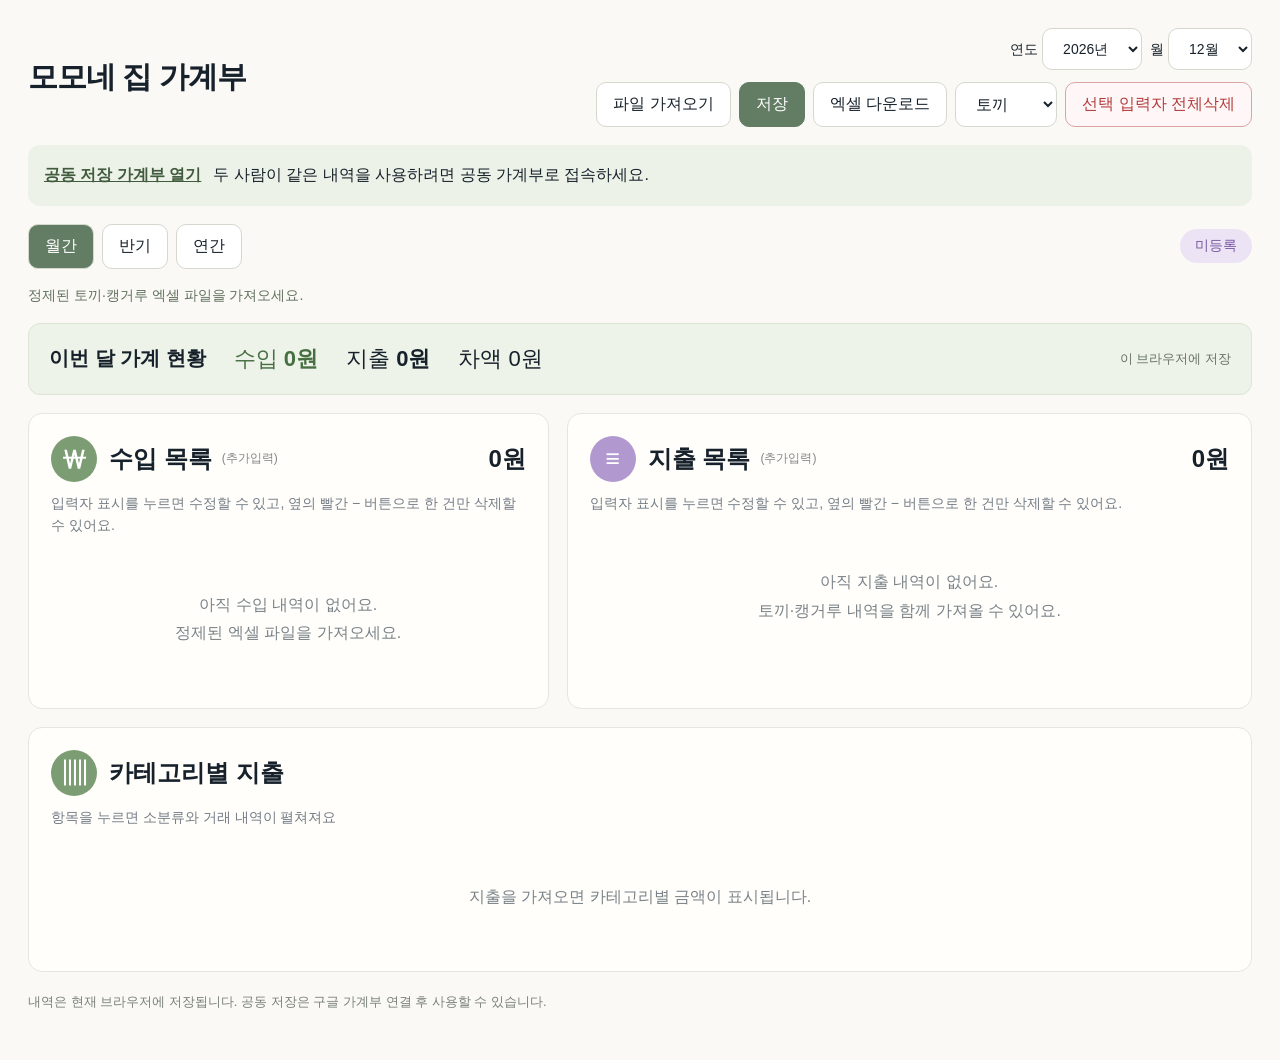
<file: index.html>
<!doctype html>
<html lang="ko"><head><meta charset="utf-8"><meta name="viewport" content="width=device-width,initial-scale=1"><title>모모네 집 가계부</title><link rel="stylesheet" href="style.css"><script defer src="vendor/xlsx.full.min.js"></script><script defer src="app.js"></script></head>
<body><main>
<header><div class="brand"><h1>모모네 집 가계부</h1></div><div class="toolbar"><div class="period"><label>연도 <select id="year"></select></label><label>월 <select id="month"></select></label></div><div class="actions"><button id="import">파일 가져오기</button><button id="save" class="primary">저장</button><button id="export">엑셀 다운로드</button><select id="deleteOwner" aria-label="전체 삭제할 입력자"><option value="토끼">토끼</option><option value="캥거루">캥거루</option></select><button id="deleteOwnerAll" class="danger-outline">선택 입력자 전체삭제</button></div></div></header>
<div style="margin-top:18px;padding:16px;background:#edf2e8;border-radius:12px;line-height:1.8"><a href="https://script.google.com/macros/s/AKfycbz5YzkvmMvAzPvbV-YOwo0FLwXb7m3hsymJ8yCqXvCS71XnRXiC8ZnzNHFR4dZeDioZYQ/exec" target="_blank" rel="noopener" style="font-weight:bold;color:#405b3d">공동 저장 가계부 열기</a><span style="margin-left:12px">두 사람이 같은 내역을 사용하려면 공동 가계부로 접속하세요.</span></div>
<nav class="views"><button data-view="month" class="active">월간</button><button data-view="half">반기</button><button data-view="year">연간</button><select id="half"><option value="1">상반기 · 1~6월</option><option value="2">하반기 · 7~12월</option></select><span id="monthStatus"></span><button id="reopen" hidden>확정 해제</button></nav>
<div id="notice" role="status">정제된 토끼·캥거루 엑셀 파일을 가져오세요.</div>
<section class="summary"><strong>이번 달 가계 현황</strong><span>수입 <b id="incomeTotal">0원</b></span><span>지출 <b id="expenseTotal">0원</b></span><small id="savedState">이 브라우저에 저장</small></section>
<div class="lists"><section class="panel"><div class="panel-title"><div class="panel-heading"><h2><span class="circle green">₩</span>수입 목록</h2><button type="button" class="add-entry" data-add="수입" aria-label="수입 추가입력">(추가입력)</button></div><strong id="incomePanelTotal">0원</strong></div><p class="hint">입력자 표시를 누르면 수정할 수 있고, 옆의 빨간 − 버튼으로 한 건만 삭제할 수 있어요.</p><div id="incomeList"></div></section><section class="panel"><div class="panel-title"><div class="panel-heading"><h2><span class="circle purple">≡</span>지출 목록</h2><button type="button" class="add-entry" data-add="지출" aria-label="지출 추가입력">(추가입력)</button></div><strong id="expensePanelTotal">0원</strong></div><p class="hint">입력자 표시를 누르면 수정할 수 있고, 옆의 빨간 − 버튼으로 한 건만 삭제할 수 있어요.</p><div id="expenseList"></div></section></div>
<section class="panel" id="periodAnalysis" hidden></section>
<section class="panel analysis"><h2><span class="circle green">▥</span>카테고리별 지출</h2><p class="hint">항목을 누르면 소분류와 거래 내역이 펼쳐져요</p><div id="chart"></div><div id="detail"></div></section>
<footer id="storageFooter">내역은 현재 브라우저에 저장됩니다. 공동 저장은 구글 가계부 연결 후 사용할 수 있습니다. <a id="sharedLink" hidden>공동 가계부 열기</a></footer>
</main><input hidden type="file" id="files" accept=".xlsx,.xls" multiple><input hidden type="file" id="backupFile" accept=".json"><button id="backup" hidden></button><button id="restore" hidden></button>
<dialog id="importDialog"><form id="importForm"><h2>파일 가져오기</h2><p class="hint">파일명에서 월과 입력자를 찾았어요. 연도와 내용을 확인하세요.</p><div id="importFields"></div><p class="hint">같은 연월·입력자의 기존 내역은 새 파일로 교체됩니다.</p><div class="dialog-actions"><button type="button" data-close="importDialog">취소</button><button class="primary" type="submit">가져오기</button></div></form></dialog>
<dialog id="editDialog"><form id="editForm"><h2>내역 수정</h2><label>입력자<select name="owner"><option>토끼</option><option>캥거루</option></select></label><label>구분<select name="type"><option>수입</option><option>지출</option></select></label><label>날짜<input name="date" type="date" required></label><div class="field-pair"><label>대분류<select name="category" required><option value="">대분류 선택</option></select></label><label>소분류<select name="subcategory"><option value="">대분류를 먼저 선택</option></select></label></div><label>내용<input name="description" required></label><label>금액<input name="amount" type="number" step="1" required></label><label>결제수단<input name="payment"></label><label>메모<textarea name="memo" rows="3"></textarea></label><div class="dialog-actions"><button type="button" data-close="editDialog">취소</button><button type="submit" class="primary">수정 저장</button></div></form></dialog>
<script defer src="ledger-state.js"></script><script defer src="categories.js"></script><script defer src="delete-controls.js"></script><script defer src="analysis.js"></script></body></html>
</file>
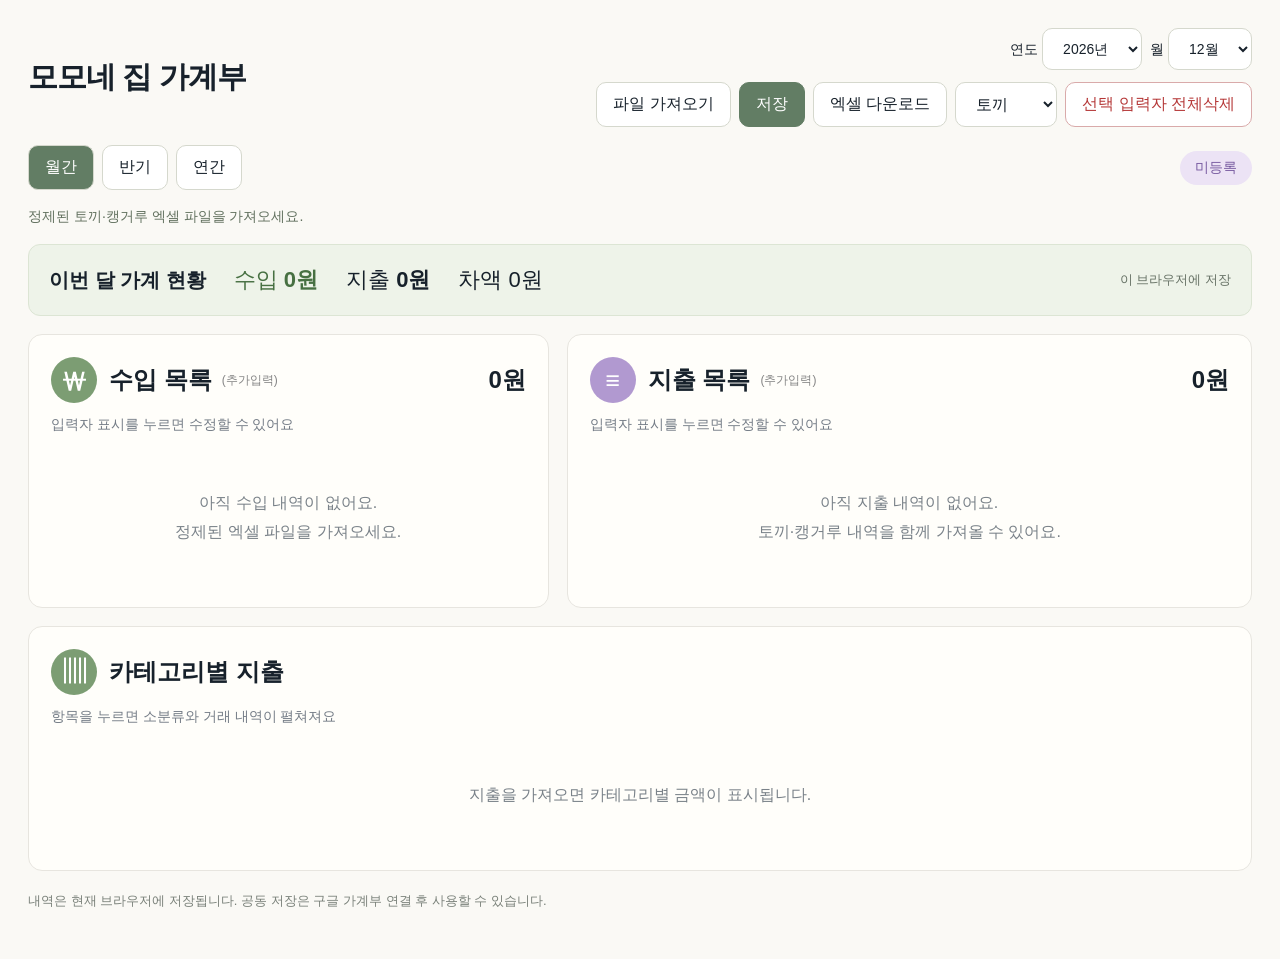
<file: Index.html>
<!doctype html>
<html lang="ko"><head><meta charset="utf-8"><meta name="viewport" content="width=device-width,initial-scale=1"><title>모모네 집 가계부</title><style>:root{font-family:Arial,'Malgun Gothic',sans-serif;color:#17212b;background:#faf9f5;font-size:16px;--green:#547457;--purple:#8b6bb7;--line:#e7e5df}*{box-sizing:border-box}body{margin:0}main{max-width:1320px;margin:auto;padding:28px}header{display:flex;justify-content:space-between;align-items:center;gap:24px;margin-bottom:14px}.brand{display:flex;align-items:center;gap:18px}.mascots{font-size:54px;white-space:nowrap}h1{font-size:30px;margin:0;letter-spacing:-1px}h2{font-size:24px;margin:0;display:flex;align-items:center;gap:12px}.toolbar{display:grid;gap:12px}.period,.actions{display:flex;gap:8px;flex-wrap:wrap}.period{justify-content:flex-end}button,select,input,textarea{font:inherit}button,select{border:1px solid #d5d8cd;border-radius:10px;background:#fff;padding:11px 16px;color:inherit}button{cursor:pointer}button:hover{background:#f0f2eb}button:focus-visible,select:focus-visible,input:focus-visible,textarea:focus-visible{outline:3px solid #7a9878;outline-offset:2px}.primary{background:#627d64;color:white;border-color:#627d64}.primary:hover{background:#506b53}label{font-size:14px}#notice{font-size:14px;color:#62715f;min-height:26px;margin:10px 0}.summary{background:#eef3e9;border:1px solid #dce5d4;border-radius:12px;padding:20px;display:flex;align-items:center;gap:28px;flex-wrap:wrap;margin-bottom:18px}.summary strong{font-size:20px}.summary span{font-size:22px}.summary span:first-of-type{color:#477042}.summary small{margin-left:auto;color:#677266;font-size:13px}.lists{display:grid;grid-template-columns:0.95fr 1.25fr;gap:18px;margin-bottom:18px}.panel{background:#fffefa;border:1px solid var(--line);border-radius:14px;padding:22px}.panel-title{display:flex;justify-content:space-between;align-items:center;gap:14px}.panel-title>strong{font-size:24px;white-space:nowrap}.circle{display:inline-flex;border-radius:50%;width:46px;height:46px;align-items:center;justify-content:center;color:#fff;font-size:25px;flex-shrink:0}.green{background:#7c9d73}.purple{background:#b199d0}.hint{font-size:14px;color:#747c86;margin:10px 0 16px;line-height:1.6}.table-wrap{overflow:auto}table{width:100%;border-collapse:collapse;font-size:14px}th{color:#707987;font-weight:normal;text-align:left;padding:12px 8px;border-bottom:1px solid var(--line)}td{padding:16px 8px;border-bottom:1px solid var(--line);vertical-align:middle}td:first-child{white-space:nowrap}.money{text-align:right;white-space:nowrap;font-variant-numeric:tabular-nums}.owner-cell{text-align:right;width:82px}.owner{border:0;padding:7px 12px;font-size:14px;white-space:nowrap}.owner.rabbit{color:#7954ae;background:#ece2f6}.owner.kangaroo{color:#405b3d;background:#e1ead9}.description{display:block;color:#69717b;margin-top:5px;overflow-wrap:anywhere}.memo{display:block;font-size:13px;line-height:1.6;color:#647566;margin-top:5px;overflow-wrap:anywhere}.group{background:#eef3e8;padding:13px;border-radius:9px;display:flex;justify-content:space-between;gap:12px;margin:16px 0 4px;font-weight:bold}.empty{padding:38px 15px;text-align:center;color:#7a8289;line-height:1.8}.more{width:100%;margin-top:15px;background:#f3f2ee;border:0}.analysis{margin-top:18px}.bar-row{width:100%;display:grid;grid-template-columns:140px 1fr 160px;gap:16px;align-items:center;border:0;border-bottom:1px solid var(--line);border-radius:0;background:transparent;padding:17px 10px;text-align:left}.bar-row.selected{background:#edf3e7;border-radius:9px}.track{height:23px;background:#f4f3ef;border-radius:6px;overflow:hidden}.bar{display:block;height:100%;border-radius:6px}.bar-row .value{text-align:right;font-variant-numeric:tabular-nums}.detail-title{margin-top:22px;background:#edf3e7;border-radius:10px;padding:16px;display:flex;justify-content:space-between;align-items:center;gap:16px;flex-wrap:wrap}.chips{display:flex;gap:8px;flex-wrap:wrap}.chips button{font-size:14px;padding:8px 12px;border-radius:22px}.chips .active{background:#dce8d0;border-color:#82a276}footer{color:#798079;font-size:13px;line-height:1.8;margin:18px 0}dialog{border:1px solid var(--line);border-radius:16px;padding:26px;max-width:560px;width:calc(100% - 32px);max-height:90vh;overflow:auto;box-shadow:0 15px 70px #0002}dialog::backdrop{background:#1f29285c}dialog h2{margin-bottom:18px}dialog label{display:block;margin:12px 0}dialog input,dialog select,dialog textarea{width:100%;padding:10px;border:1px solid #cfd6ca;border-radius:8px;margin-top:6px;background:white}.field-pair{display:grid;grid-template-columns:1fr 1fr;gap:12px}.dialog-actions{display:flex;justify-content:flex-end;gap:10px;margin-top:22px}.import-item{border-bottom:1px solid var(--line);padding-bottom:12px;overflow-wrap:anywhere}button:disabled{opacity:.5;cursor:wait}@media(max-width:1000px){header{align-items:flex-start;flex-direction:column}.period{justify-content:flex-start}.toolbar{width:100%}.lists{grid-template-columns:1fr}.brand h1{font-size:27px}.summary small{margin-left:0}}@media(max-width:600px){main{padding:14px}.mascots{font-size:35px}.brand{gap:10px}h1,.brand h1{font-size:24px}.panel{padding:14px}h2{font-size:20px}.panel-title>strong{font-size:19px}.circle{width:36px;height:36px;font-size:22px}.summary{gap:12px;padding:14px}.summary strong{width:100%}.summary span{font-size:18px}button{padding:10px 12px}.bar-row{grid-template-columns:95px 1fr 112px;gap:8px;font-size:13px;padding:15px 4px}td,th{padding:13px 5px}table{font-size:13px}.owner{padding:7px 8px;font-size:13px}.owner-cell{width:65px}.field-pair{grid-template-columns:1fr}.summary small{width:100%}}
:root [hidden]{display:none!important}.views{display:flex;align-items:center;gap:8px;flex-wrap:wrap;margin:18px 0}.views .active{background:#627d64;color:#fff}.views #monthStatus{margin-left:auto;background:#ece3f5;color:#775aa0;border-radius:20px;padding:8px 15px;font-size:14px}.trend{position:relative;width:100%;min-width:0}.trend svg{display:block;width:100%;height:auto}.trend-hit{position:absolute;inset:0 4% 7% 7%;display:flex}.trend-hit button{flex:1;min-width:0;opacity:0;border:0;padding:0}.trend-hit button:focus-visible{opacity:.12;background:#9bb593}.trend-info{padding:14px;background:#edf2e8;border-radius:10px;line-height:1.8;margin-bottom:28px}.legend-income{color:#547457}.legend-expense{color:#9478af}.pie-heading{margin-top:28px}.pie-layout{display:grid;grid-template-columns:300px 1fr;gap:35px;align-items:center;margin-top:22px}.donut{width:280px;height:280px;border-radius:50%;position:relative}.donut>span{position:absolute;inset:25%;border-radius:50%;background:#fffefa;display:flex;align-items:center;justify-content:center;flex-direction:column;font-size:18px;font-weight:bold;z-index:2;pointer-events:none}.donut small{font-size:13px;font-weight:normal;margin-top:8px;color:#777}.pie-targets{position:absolute;inset:0;width:100%;height:100%}.pie-targets path{cursor:pointer}.pie-targets path:hover{fill:#fff4}.pie-legend button{display:grid;grid-template-columns:14px 1fr auto;gap:12px;align-items:center;width:100%;text-align:left;border:0;border-bottom:1px solid var(--line);border-radius:0;background:transparent;padding:13px 8px;font-size:14px}.pie-legend i{width:12px;height:12px;border-radius:3px}.pie-legend button:hover{background:#f0f4eb}@media(max-width:600px){.pie-layout{grid-template-columns:1fr;gap:18px}.donut{margin:auto;width:230px;height:230px}.trend-info{font-size:14px}.views #monthStatus{margin-left:0}.summary #difference{font-size:16px}}
.owner-actions{display:inline-flex;align-items:center;gap:7px}.delete-one{display:inline-flex;align-items:center;justify-content:center;width:24px;height:24px;padding:0;border:0;border-radius:50%;background:#c74444;color:white;font-size:20px;line-height:1;flex-shrink:0}.delete-one:hover{background:#a82f2f}.danger-outline{color:#b53838;border-color:#d9aaaa}.owner-cell{width:120px}
.expense-summary-toggle{display:flex;align-items:center;gap:7px;flex-wrap:wrap;border:0;background:transparent;padding:0;border-radius:4px;color:inherit;text-align:left}.expense-summary-toggle:hover{background:#f2f3ee}.expense-summary-toggle small,.group-date-range,.group-owners{font-size:12px;color:#707987}.group-date-range{display:block;margin-top:4px}.group-arrow{color:#707987}.expense-group-item td:nth-child(2){padding-left:22px}.detail-heading{display:flex;flex-direction:column;gap:5px}.detail-total{display:block;font-size:13px;font-weight:normal;color:#667060}.detail-title>.detail-total{flex-basis:100%;order:3}

.panel-heading{display:flex;align-items:center;gap:8px;flex-wrap:wrap}.add-entry{font-size:12px;font-weight:normal;color:#858585;background:transparent;border:0;border-radius:5px;padding:4px 2px;white-space:nowrap}.add-entry:hover{color:#555;background:#f0f0ed}.panel-heading h2{white-space:nowrap}@media(max-width:600px){.panel-heading{gap:4px}.add-entry{font-size:11px}}
</style><script src="https://holaharu.github.io/momo-household-ledger/vendor/xlsx.full.min.js"></script></head>
<body><main>
<header><div class="brand"><h1>모모네 집 가계부</h1></div><div class="toolbar"><div class="period"><label>연도 <select id="year"></select></label><label>월 <select id="month"></select></label></div><div class="actions"><button id="import">파일 가져오기</button><button id="save" class="primary">저장</button><button id="export">엑셀 다운로드</button><select id="deleteOwner" aria-label="전체 삭제할 입력자"><option value="토끼">토끼</option><option value="캥거루">캥거루</option></select><button id="deleteOwnerAll" class="danger-outline">선택 입력자 전체삭제</button></div></div></header>
<nav class="views"><button data-view="month" class="active">월간</button><button data-view="half">반기</button><button data-view="year">연간</button><select id="half"><option value="1">상반기 · 1~6월</option><option value="2">하반기 · 7~12월</option></select><span id="monthStatus"></span><button id="reopen" hidden>확정 해제</button></nav>
<div id="notice" role="status">정제된 토끼·캥거루 엑셀 파일을 가져오세요.</div>
<section class="summary"><strong>이번 달 가계 현황</strong><span>수입 <b id="incomeTotal">0원</b></span><span>지출 <b id="expenseTotal">0원</b></span><small id="savedState">이 브라우저에 저장</small></section>
<div class="lists"><section class="panel"><div class="panel-title"><div class="panel-heading"><h2><span class="circle green">₩</span>수입 목록</h2><button type="button" class="add-entry" data-add="수입" aria-label="수입 추가입력">(추가입력)</button></div><strong id="incomePanelTotal">0원</strong></div><p class="hint">입력자 표시를 누르면 수정할 수 있어요</p><div id="incomeList"></div></section><section class="panel"><div class="panel-title"><div class="panel-heading"><h2><span class="circle purple">≡</span>지출 목록</h2><button type="button" class="add-entry" data-add="지출" aria-label="지출 추가입력">(추가입력)</button></div><strong id="expensePanelTotal">0원</strong></div><p class="hint">입력자 표시를 누르면 수정할 수 있어요</p><div id="expenseList"></div></section></div>
<section class="panel" id="periodAnalysis" hidden></section>
<section class="panel analysis"><h2><span class="circle green">▥</span>카테고리별 지출</h2><p class="hint">항목을 누르면 소분류와 거래 내역이 펼쳐져요</p><div id="chart"></div><div id="detail"></div></section>
<footer id="storageFooter">내역은 현재 브라우저에 저장됩니다. 공동 저장은 구글 가계부 연결 후 사용할 수 있습니다. <a id="sharedLink" hidden>공동 가계부 열기</a></footer>
</main><input hidden type="file" id="files" accept=".xlsx,.xls" multiple><input hidden type="file" id="backupFile" accept=".json"><button id="backup" hidden></button><button id="restore" hidden></button>
<dialog id="importDialog"><form id="importForm"><h2>파일 가져오기</h2><p class="hint">파일명에서 월과 입력자를 찾았어요. 연도와 내용을 확인하세요.</p><div id="importFields"></div><p class="hint">같은 연월·입력자의 기존 내역은 새 파일로 교체됩니다.</p><div class="dialog-actions"><button type="button" data-close="importDialog">취소</button><button class="primary" type="submit">가져오기</button></div></form></dialog>
<dialog id="editDialog"><form id="editForm"><h2>내역 수정</h2><label>입력자<select name="owner"><option>토끼</option><option>캥거루</option></select></label><label>구분<select name="type"><option>수입</option><option>지출</option></select></label><label>날짜<input name="date" type="date" required></label><div class="field-pair"><label>대분류<select name="category" required><option value="">대분류 선택</option></select></label><label>소분류<select name="subcategory"><option value="">대분류를 먼저 선택</option></select></label></div><label>내용<input name="description" required></label><label>금액<input name="amount" type="number" step="1" required></label><label>결제수단<input name="payment"></label><label>메모<textarea name="memo" rows="3"></textarea></label><div class="dialog-actions"><button type="button" data-close="editDialog">취소</button><button type="submit" class="primary">수정 저장</button></div></form></dialog>
<script>'use strict';
const $=id=>document.getElementById(id), STORAGE='momo-ledger-v1', money=v=>new Intl.NumberFormat('ko-KR').format(v)+'원', escapeHtml=v=>String(v??'').replace(/[&<>"']/g,c=>({'&':'&amp;','<':'&lt;','>':'&gt;','"':'&quot;',"'":'&#39;'}[c]));
let records=[], pending=[], editing=null, expanded=false, selectedCategory='', selectedSub='전체';
try{records=validateRecords(JSON.parse(localStorage.getItem(STORAGE)||'[]'))}catch{ $('notice').textContent='저장된 내역을 읽지 못했어요. 백업 파일로 복원하세요.'; }
const today=new Date();for(let y=2020;y<=Math.max(2040,today.getFullYear()+10);y++)$('year').add(new Option(y+'년',y));for(let m=1;m<=12;m++)$('month').add(new Option(m+'월',m));$('year').value=today.getFullYear();$('month').value=today.getMonth()+1;
function period(){return $('year').value+'-'+String($('month').value).padStart(2,'0')}
function validateRecords(rs){if(!Array.isArray(rs))throw Error('내역 형식이 올바르지 않습니다.');return rs.map(r=>{if(!r||!['토끼','캥거루'].includes(r.owner)||!['수입','지출'].includes(r.type)||!/^\d{4}-\d{2}-\d{2}$/.test(r.date)||!Number.isFinite(r.amount))throw Error('내역 형식이 올바르지 않습니다.');return {id:r.id||crypto.randomUUID(),owner:r.owner,type:r.type,date:r.date,category:String(r.category||'미분류'),subcategory:String(r.subcategory||''),description:String(r.description||''),amount:r.amount,payment:String(r.payment||''),memo:String(r.memo||'')};})}
function current(){return records.filter(r=>r.date.startsWith(period())).sort((a,b)=>b.date.localeCompare(a.date))}
function persist(message='저장했어요.'){try{localStorage.setItem(STORAGE,JSON.stringify(records));$('savedState').textContent='이 브라우저에 저장됨 · '+new Date().toLocaleTimeString('ko-KR',{hour:'2-digit',minute:'2-digit'});$('notice').textContent=message;return true}catch{$('notice').textContent='저장 공간이 부족해 저장하지 못했어요. 백업 파일을 내려받아 주세요.';return false}}
function sum(rs){return rs.reduce((n,r)=>n+r.amount,0)}
function badge(r){return `<button class="owner ${r.owner==='토끼'?'rabbit':'kangaroo'}" data-edit="${escapeHtml(r.id)}" aria-label="${escapeHtml(r.owner+' '+r.description+' 내역 수정')}">${r.owner}</button>`}
function table(rs,expense=true){return `<div class="table-wrap"><table><thead><tr><th>날짜</th><th>${expense?'분류 · 내용':'내용'}</th><th class="money">금액</th><th class="owner-cell">입력자</th></tr></thead><tbody>${rs.map(r=>`<tr><td>${r.date.slice(5).replace('-','.')}</td><td>${expense?`<strong>${escapeHtml(r.category)}${r.subcategory?' · '+escapeHtml(r.subcategory):''}</strong><span class="description">${escapeHtml(r.description)}</span>`:escapeHtml(r.description)}${r.memo?`<span class="memo">메모: ${escapeHtml(r.memo)}</span>`:''}</td><td class="money">${money(r.amount)}</td><td class="owner-cell">${badge(r)}</td></tr>`).join('')}</tbody></table></div>`}
const expandedExpenseGroups=new Set();
function expenseGroupKind(r){if(String(r.description||'').includes('모바일티머니'))return '교통비';const sub=String(r.subcategory||'').trim(),cat=String(r.category||'').replace(/\s/g,'');return ['주유','통행료'].includes(sub)?sub:['주유','통행료'].find(k=>cat===k||cat==='자동차('+k+')');}
function expenseRowHtml(r){return table([r]).match(/<tbody>([\s\S]*?)<\/tbody>/)[1];}
function merchantName(r){return String(r.description||'').normalize('NFKC').replace(/\s+/g,' ').trim().replace(/^(?:\(주\)|주식회사)\s*/,'').replace(/\s*(?:\(주\)|주식회사)$/,'').trim();}
function isPaymentService(name){return /네이버페이|토스페이|카카오페이|naverpay|tosspay|kakaopay/i.test(String(name).replace(/\s+/g,''));}
function merchantEntries(rows){const groups=new Map();for(const r of rows){const name=merchantName(r);if(name&&!isPaymentService(name)){if(!groups.has(name))groups.set(name,[]);groups.get(name).push(r);}}const seen=new Set(),entries=[];for(const r of rows){const name=merchantName(r),items=groups.get(name);if(!items||items.length<2){entries.push({rows:[r]});continue;}if(seen.has(name))continue;seen.add(name);entries.push({name,rows:items});}return entries;}
function expenseSummaryRows(rows,label,key){const open=expandedExpenseGroups.has(key),dates=rows.map(r=>r.date).sort(),first=dates[0].slice(5).replace('-','.'),last=dates[dates.length-1].slice(5).replace('-','.'),owners=[...new Set(rows.map(r=>r.owner))].join(' · ');let body=`<tr class="expense-summary-row"><td>${last}${first!==last?`<small class="group-date-range">~ ${first}</small>`:''}</td><td><button class="expense-summary-toggle" data-expense-group="${escapeHtml(key)}" aria-expanded="${open}"><span class="group-arrow">${open?'▾':'▸'}</span><strong>${escapeHtml(label)}(합산)</strong><small>${rows.length}건</small></button></td><td class="money">${money(sum(rows))}</td><td class="owner-cell"><span class="group-owners">${escapeHtml(owners)}</span></td></tr>`;if(open)body+=rows.map(item=>expenseRowHtml(item).replace('<tr>','<tr class="expense-group-item">')).join('');return body;}
function merchantEntryRows(entries,scope){return entries.map(entry=>entry.name?expenseSummaryRows(entry.rows,entry.name,JSON.stringify([scope,entry.name])):expenseRowHtml(entry.rows[0])).join('');}
function merchantExpenseTable(rows,scope){return table([]).replace('<tbody></tbody>','<tbody>'+merchantEntryRows(merchantEntries(rows),scope)+'</tbody>');}
function expenseGroups(expenses){const groups={주유:[],통행료:[],교통비:[]};for(const r of expenses){const kind=expenseGroupKind(r);if(kind)groups[kind].push(r);}const regular=expenses.filter(r=>!expenseGroupKind(r)),entries=merchantEntries(regular);let body='';for(const kind of ['주유','통행료','교통비']){const rows=groups[kind];if(rows.length)body+=expenseSummaryRows(rows,kind,period()+'|'+kind);}body+=merchantEntryRows(expanded?entries:entries.slice(0,8),'expense-list:'+period());return table([]).replace('<tbody></tbody>','<tbody>'+body+'</tbody>')+(entries.length>8?`<button class="more" id="more">${expanded?'접기':'전체 지출 '+regular.length+'건 보기'} ▾</button>`:'');}
document.addEventListener('click',e=>{const b=e.target.closest('[data-expense-group]');if(!b)return;const key=b.dataset.expenseGroup;if(expandedExpenseGroups.has(key))expandedExpenseGroups.delete(key);else expandedExpenseGroups.add(key);render();});
function render(){const rs=current(),income=rs.filter(r=>r.type==='수입'),expenses=rs.filter(r=>r.type==='지출');$('incomeTotal').textContent=$('incomePanelTotal').textContent=money(sum(income));$('expenseTotal').textContent=$('expensePanelTotal').textContent=money(sum(expenses));const groups=Object.groupBy(income,r=>r.category==='급여'?'월급':r.category);$('incomeList').innerHTML=income.length?Object.entries(groups).sort((a,b)=>sum(b[1])-sum(a[1])).map(([cat,rows])=>`<div class="group"><span>${escapeHtml(cat)}</span><span>${money(sum(rows))}</span></div>${table(rows,false)}`).join(''):'<div class="empty">아직 수입 내역이 없어요.<br>정제된 엑셀 파일을 가져오세요.</div>';$('expenseList').innerHTML=expenses.length?expenseGroups(expenses):'<div class="empty">아직 지출 내역이 없어요.<br>토끼·캥거루 내역을 함께 가져올 수 있어요.</div>';if($('more'))$('more').onclick=()=>{expanded=!expanded;render()};const cats=Object.entries(Object.groupBy(expenses,r=>r.category)).map(([c,rs])=>[c,sum(rs)]).sort((a,b)=>b[1]-a[1]);const max=Math.max(...cats.map(c=>Math.abs(c[1])),1),colors=['#ceb7e2','#aac6df','#e4c7a7','#eaa8b2','#8ea67b','#afb6bc'];$('chart').innerHTML=cats.length?cats.map(([c,a],i)=>`<button class="bar-row ${c===selectedCategory?'selected':''}" data-category="${escapeHtml(c)}"><strong>${escapeHtml(c)}</strong><span class="track"><span class="bar" style="width:${Math.max(1,Math.abs(a)/max*100)}%;background:${colors[i%colors.length]}"></span></span><span class="value">${money(a)}</span></button>`).join(''):'<div class="empty">지출을 가져오면 카테고리별 금액이 표시됩니다.</div>';renderDetail(expenses);}
function renderDetail(expenses){const rows=expenses.filter(r=>r.category===selectedCategory);if(!rows.length){$('detail').innerHTML='';return}const subs=['전체',...new Set(rows.map(r=>r.subcategory||'미분류'))];if(!subs.includes(selectedSub))selectedSub='전체';const filtered=rows.filter(r=>selectedSub==='전체'||(r.subcategory||'미분류')===selectedSub);$('detail').innerHTML=`<div class="detail-title"><div class="detail-heading"><strong>${escapeHtml(selectedCategory)} 세부 내역</strong><small class="detail-total">${escapeHtml(selectedCategory)} 합계 ${money(sum(rows))}${selectedSub!=='전체'?` · ${escapeHtml(selectedSub)} 합계 ${money(sum(filtered))}`:''}</small></div><div class="chips">${subs.map(s=>`<button data-sub="${escapeHtml(s)}" class="${s===selectedSub?'active':''}">${escapeHtml(s)}</button>`).join('')}</div></div>`+merchantExpenseTable(filtered,JSON.stringify(['monthly-detail',period(),selectedCategory,selectedSub]));}
document.addEventListener('click',e=>{const b=e.target.closest('button');if(!b)return;if(b.dataset.edit){editing=records.find(r=>r.id===b.dataset.edit);if(!editing)return;for(const [k,v]of Object.entries(editing))if($('editForm').elements[k])$('editForm').elements[k].value=v;populateCategoryFields(editing.type,editing.category,editing.subcategory);$('editDialog').showModal()}if(b.dataset.category){selectedCategory=b.dataset.category;selectedSub='전체';render()}if(b.dataset.sub){selectedSub=b.dataset.sub;renderDetail(current().filter(r=>r.type==='지출'))}if(b.dataset.close)$(b.dataset.close).close()});
for(const id of ['year','month'])$(id).onchange=()=>{expanded=false;selectedCategory='';render()};$('save').onclick=()=>persist();
function normalizedDate(v,y,m){let yy=y,mm=m,dd;if(typeof v==='number'){const d=XLSX.SSF.parse_date_code(v);if(!d)throw Error('날짜를 읽을 수 없습니다.');yy=d.y;mm=d.m;dd=d.d}else{const nums=String(v||'').match(/\d+/g)?.map(Number)||[];if(nums.length>=3&&nums[0]>1900){[yy,mm,dd]=nums}else if(nums.length>=2){[mm,dd]=nums}else throw Error('날짜를 읽을 수 없습니다: '+v)}const date=new Date(Date.UTC(yy,mm-1,dd));if(date.getUTCFullYear()!==yy||date.getUTCMonth()+1!==mm||date.getUTCDate()!==dd)throw Error('잘못된 날짜: '+v);if(yy!==y||mm!==m)throw Error(`파일에 선택한 ${y}년 ${m}월 밖의 날짜가 있어요: ${v}`);return `${yy}-${String(mm).padStart(2,'0')}-${String(dd).padStart(2,'0')}`;}
function parseWorkbook(wb,{owner,year,month}){const out=[];for(const name of wb.SheetNames){let type='',headers=null;for(const row of XLSX.utils.sheet_to_json(wb.Sheets[name],{header:1,defval:'',raw:true})){const nonempty=row.filter(v=>String(v).trim());if(nonempty.length===1&&['수입','지출'].includes(String(nonempty[0]).trim())){type=String(nonempty[0]).trim();headers=null;continue}if(row.includes('날짜')&&row.includes('금액')){headers=Object.fromEntries(row.map((v,i)=>[String(v).trim(),i]));continue}if(!headers||!type||!nonempty.length)continue;const get=k=>row[headers[k]]??'';if(!get('날짜'))continue;const amount=Number(String(get('금액')).replace(/[,\s₩원]/g,''));if(!Number.isFinite(amount)||String(get('금액')).trim()==='')throw Error('금액을 읽을 수 없습니다.');out.push({id:crypto.randomUUID(),owner,type,date:normalizedDate(get('날짜'),year,month),category:String(get('대분류')||'미분류'),subcategory:String(get('소분류')||''),description:String(get('내용')||''),amount,payment:String(get('결제수단')||''),memo:String(get('메모')||'')});}}if(!out.length)throw Error('수입·지출 구역과 날짜·금액 열이 있는 정제 파일을 선택하세요.');return out;}
$('import').onclick=()=>$('files').click();$('files').onchange=async()=>{try{if(!window.XLSX)throw Error('엑셀 기능을 불러오지 못했어요. 페이지를 새로고침해 주세요.');pending=[];for(const file of $('files').files){const filename=file.name.replace(/\.(xlsx|xls)$/i,'');const match=filename.match(/(?:^|\D)(1[0-2]|0?[1-9])\s*월?\s*(토끼|캥거루)/);const wb=XLSX.read(await file.arrayBuffer());pending.push({name:file.name,wb,month:match?Number(match[1]):Number($('month').value),owner:match?match[2]:filename.includes('캥거루')?'캥거루':'토끼'});}$('importFields').innerHTML=pending.map((p,i)=>`<div class="import-item"><strong>${escapeHtml(p.name)}</strong><div class="field-pair"><label>연도<input type="number" name="year${i}" value="${$('year').value}" min="2020" max="2100" required></label><label>월<select name="month${i}">${Array.from({length:12},(_,j)=>`<option value="${j+1}" ${j+1===p.month?'selected':''}>${j+1}월</option>`).join('')}</select></label></div><label>입력자<select name="owner${i}"><option ${p.owner==='토끼'?'selected':''}>토끼</option><option ${p.owner==='캥거루'?'selected':''}>캥거루</option></select></label></div>`).join('');$('importDialog').showModal()}catch(e){$('notice').textContent=e.message}finally{$('files').value=''}};
$('importForm').onsubmit=e=>{e.preventDefault();try{const batch=[],keys=new Set();for(let i=0;i<pending.length;i++){const form=e.target.elements,year=Number(form['year'+i].value),month=Number(form['month'+i].value),owner=form['owner'+i].value,key=`${year}-${String(month).padStart(2,'0')}|${owner}`;if(keys.has(key))throw Error('같은 월·입력자의 파일은 한 번에 하나만 가져오세요.');keys.add(key);batch.push(...parseWorkbook(pending[i].wb,{owner,year,month}));}records=records.filter(r=>!keys.has(r.date.slice(0,7)+'|'+r.owner)).concat(batch);const p=batch[0].date.split('-');if(![...$('year').options].some(o=>o.value===p[0]))$('year').add(new Option(p[0]+'년',p[0]));$('year').value=p[0];$('month').value=Number(p[1]);persist(`${pending.map(p=>p.name).join(', ')} · ${batch.length}건을 가져왔어요.`);$('importDialog').close();expanded=false;selectedCategory='';render()}catch(err){alert(err.message)}};
$('editForm').onsubmit=e=>{e.preventDefault();const values=Object.fromEntries(new FormData(e.target));try{const changed=validateRecords([{...editing,...values,amount:Number(values.amount)}])[0];const before=records;records=records.map(r=>r.id===editing.id?changed:r);if(!persist('수정한 내역을 저장했어요.')){records=before;return}$('editDialog').close();render()}catch(err){alert(err.message)}};
function download(blob,name){const url=URL.createObjectURL(blob),a=document.createElement('a');a.href=url;a.download=name;a.click();setTimeout(()=>URL.revokeObjectURL(url),1000)}
$('backup').onclick=()=>download(new Blob([JSON.stringify({version:1,exportedAt:new Date().toISOString(),records},null,2)],{type:'application/json'}),'모모네집_전체백업_'+new Date().toISOString().slice(0,10)+'.json');$('restore').onclick=()=>$('backupFile').click();$('backupFile').onchange=async()=>{try{const file=$('backupFile').files[0];if(!file)return;const data=JSON.parse(await file.text());if(data.version!==1)throw Error('모모네 집 가계부 백업 파일이 아닙니다.');const restored=validateRecords(data.records);if(!confirm(`백업 ${restored.length}건으로 현재 브라우저의 전체 내역을 교체할까요?`))return;const old=records;records=restored;if(!persist('백업을 복원했어요.')){records=old;return}render()}catch(e){alert(e.message)}finally{$('backupFile').value=''}};
$('export').onclick=()=>{try{const rs=typeof viewMode==='undefined'||viewMode==='month'?current():rangeRows();const exportPeriod=typeof viewMode==='undefined'||viewMode==='month'?period():$('year').value+(viewMode==='half'?($('half').value==='1'?'_상반기':'_하반기'):'_연간');if(!rs.length)throw Error('선택한 기간에 내보낼 내역이 없어요.');const wb=XLSX.utils.book_new(),income=rs.filter(r=>r.type==='수입'),expense=rs.filter(r=>r.type==='지출');const summary=[['모모네 집 가계부',exportPeriod],['총수입',sum(income)],['총지출',sum(expense)],[],['수입 분류','금액'],...Object.entries(Object.groupBy(income,r=>r.category==='급여'?'월급':r.category)).map(([c,r])=>[c,sum(r)]),[],['지출 분류','금액'],...Object.entries(Object.groupBy(expense,r=>r.category)).map(([c,r])=>[c,sum(r)])];const ws=XLSX.utils.aoa_to_sheet(summary);ws['!cols']=[{wch:24},{wch:20}];XLSX.utils.book_append_sheet(wb,ws,'기간 요약');for(const [name,rows]of [['수입',income],['지출',expense]]){const sheet=XLSX.utils.aoa_to_sheet([['날짜','입력자','대분류','소분류','내용','금액','결제수단','메모'],...rows.map(r=>[r.date,r.owner,r.category,r.subcategory,r.description,r.amount,r.payment,r.memo])]);sheet['!cols']=[{wch:13},{wch:10},{wch:16},{wch:16},{wch:36},{wch:16},{wch:30},{wch:40}];sheet['!autofilter']={ref:sheet['!ref']};XLSX.utils.book_append_sheet(wb,sheet,name);}XLSX.writeFile(wb,`모모네집_가계부_${exportPeriod}.xlsx`)}catch(e){$('notice').textContent=e.message}};
render();
</script><script>'use strict';
const META_STORAGE='momo-ledger-months-v2';let monthMeta={},revision=0,currentUser=null,shared=typeof google!=='undefined'&&google.script&&google.script.run,busy=false;
try{monthMeta=JSON.parse(localStorage.getItem(META_STORAGE)||'{}')}catch{}
function statusFor(key){const m=monthMeta[key]||{};const owners=m.uploaded||[...new Set(records.filter(r=>r.date.startsWith(key)).map(r=>r.owner))];return {uploaded:owners,confirmed:Boolean(m.confirmed),updatedAt:m.updatedAt||''};}
function cloudCall(method,payload){return new Promise((resolve,reject)=>{const runner=google.script.run.withSuccessHandler(resolve).withFailureHandler(e=>reject(Error(e.message||String(e))));if(payload===undefined)runner[method]();else runner[method](payload)})}
function acceptState(state){if(state.user)currentUser=state.user;records=validateRecords(state.records);monthMeta=state.months||{};revision=state.revision||0;}
function localMutation(op){let next=records.map(r=>({...r})),meta=JSON.parse(JSON.stringify(monthMeta));const ensure=k=>meta[k]??={...statusFor(k)};if(op.kind==='import'){if(!op.items?.length)throw Error('가져올 파일이 없어요.');const seen=new Set();for(const item of op.items){const key=item.period+'|'+item.owner;if(seen.has(key))throw Error('같은 월·입력자의 파일은 하나만 가져오세요.');seen.add(key);const imported=validateRecords(item.records);if(!imported.length||imported.some(r=>r.owner!==item.owner||r.date.slice(0,7)!==item.period))throw Error('파일과 연월·입력자가 일치하지 않아요.');const m=ensure(item.period);if(m.confirmed)throw Error(item.period+' 가계부는 확정되어 있어요. 먼저 확정을 해제하세요.');next=next.filter(r=>!(r.date.startsWith(item.period)&&r.owner===item.owner)).concat(imported);m.uploaded=[...new Set([...m.uploaded,item.owner])];m.confirmed=m.uploaded.includes('토끼')&&m.uploaded.includes('캥거루');m.updatedAt=new Date().toISOString();}}else if(op.kind==='add'){const r=validateRecords([op.record])[0],key=r.date.slice(0,7);if(key!==op.period)throw Error('선택한 달의 날짜만 입력할 수 있어요.');if(ensure(key).confirmed)throw Error('확정한 달은 먼저 확정을 해제하세요.');if(next.some(item=>item.id===r.id))throw Error('이미 저장된 내역이에요.');next.push(r);ensure(key).updatedAt=new Date().toISOString();}else if(op.kind==='edit'){const old=next.find(r=>r.id===op.record.id);if(!old)throw Error('수정할 내역이 없어요.');const key=old.date.slice(0,7);if(ensure(key).confirmed||ensure(op.record.date.slice(0,7)).confirmed)throw Error('확정한 달은 먼저 확정을 해제하세요.');next=next.map(r=>r.id===old.id?validateRecords([op.record])[0]:r);}else if(op.kind==='reopen'){ensure(op.period).confirmed=false;}else if(op.kind==='confirm'){const m=ensure(op.period);if(!['토끼','캥거루'].every(o=>m.uploaded.includes(o)))throw Error('두 사람의 업로드가 필요해요.');m.confirmed=true;}else if(op.kind==='restore'){next=validateRecords(op.records);meta=op.months||{};}else throw Error('지원하지 않는 저장 작업입니다.');const serialized=JSON.stringify({records:next,months:meta});localStorage.setItem('momo-ledger-state-v2',serialized);return {records:next,months:meta,revision:revision+1};}
async function mutate(op){if(busy)throw Error('저장 중이에요. 잠시 기다려 주세요.');busy=true;try{const state=shared?await cloudCall('mutateLedger',{...op,revision}):localMutation(op);acceptState(state);$('savedState').textContent=shared?'공동 저장됨':'이 브라우저에 저장됨';render();return state;}catch(e){if(shared){try{acceptState(await cloudCall('loadLedger'));render()}catch{}}throw e;}finally{busy=false}}
try{const state=JSON.parse(localStorage.getItem('momo-ledger-state-v2')||'null');if(state)acceptState(state)}catch{}
$('importForm').onsubmit=async e=>{e.preventDefault();const button=e.target.querySelector('[type=submit]');button.disabled=true;try{const items=[],form=e.target.elements;for(let i=0;i<pending.length;i++){const year=Number(form['year'+i].value),month=Number(form['month'+i].value),owner=form['owner'+i].value;items.push({period:year+'-'+String(month).padStart(2,'0'),owner,records:parseWorkbook(pending[i].wb,{owner,year,month})})}await mutate({kind:'import',items});const p=items[0].period.split('-');if(![...$('year').options].some(o=>o.value===p[0]))$('year').add(new Option(p[0]+'년',p[0]));$('year').value=p[0];$('month').value=Number(p[1]);$('notice').textContent=pending.map(p=>p.name).join(', ')+' · 저장했어요.';$('importDialog').close();render()}catch(err){alert(err.message)}finally{button.disabled=false}};
document.addEventListener('click',e=>{const add=e.target.closest('[data-add]'),edit=e.target.closest('[data-edit]');if(edit){$('editForm').elements.date.removeAttribute('min');$('editForm').elements.date.removeAttribute('max');$('editDialog').querySelector('h2').textContent='내역 수정';$('editForm').querySelector('[type=submit]').textContent='수정 저장';for(const field of ['owner','type','date'])$('editForm').elements[field].disabled=false;}if(!add)return;try{if(busy)throw Error('저장 중이에요. 잠시 기다려 주세요.');if(shared&&!currentUser)throw Error('공동 가계부 연결을 기다려 주세요.');if(statusFor(period()).confirmed)throw Error('확정한 달은 먼저 확정을 해제하세요.');editing=null;const form=$('editForm');form.reset();form.elements.type.value=add.dataset.add;form.elements.date.value=today.toLocaleDateString('sv-SE').slice(0,7)===period()?today.toLocaleDateString('sv-SE'):period()+'-01';form.elements.date.min=period()+'-01';form.elements.date.max=period()+'-'+new Date(Number($('year').value),Number($('month').value),0).getDate();form.elements.owner.value=currentUser?.owner||'토끼';form.elements.owner.disabled=Boolean(shared&&currentUser&&!currentUser.admin);form.elements.type.disabled=true;populateCategoryFields(add.dataset.add,add.dataset.add==='수입'?'급여':'');$('editDialog').querySelector('h2').textContent=add.dataset.add+' 추가입력';form.querySelector('[type=submit]').textContent='추가 저장';$('editDialog').showModal();}catch(err){alert(err.message)}});
$('editForm').onsubmit=async e=>{e.preventDefault();const form=e.target,values=Object.fromEntries(new FormData(form)),button=form.querySelector('[type=submit]'),isNew=!editing;values.owner=form.elements.owner.value;values.type=form.elements.type.value;values.subcategory=values.type==='수입'?'':form.elements.subcategory.value;button.disabled=true;try{const r=validateRecords([{...(editing||{id:crypto.randomUUID()}),...values,amount:Number(values.amount)}])[0];await mutate(isNew?{kind:'add',period:period(),record:r}:{kind:'edit',record:r});$('editDialog').close();$('notice').textContent=isNew?'추가한 내역을 저장했어요.':'수정한 내역을 저장했어요.'}catch(err){alert(err.message)}finally{button.disabled=false}};
$('save').onclick=async()=>{try{const m=statusFor(period());if(m.uploaded.length===2&&!m.confirmed){await mutate({kind:'confirm',period:period()});$('notice').textContent='이번 달 가계부를 다시 확정했어요.'}else if(shared){acceptState(await cloudCall('loadLedger'));render();$('notice').textContent='공동 저장된 최신 내용을 불러왔어요.'}else persist('내역은 자동 저장되어 있어요.')}catch(e){alert(e.message)}};
$('reopen').onclick=async()=>{if(!confirm('확정을 해제하고 이 달의 내역을 수정할까요?'))return;try{await mutate({kind:'reopen',period:period()});$('notice').textContent='확정을 해제했어요. 수정 후 저장을 누르면 다시 확정됩니다.'}catch(e){alert(e.message)}};
$('backup').onclick=()=>download(new Blob([JSON.stringify({version:2,exportedAt:new Date().toISOString(),records,months:monthMeta},null,2)],{type:'application/json'}),'모모네집_전체백업_'+new Date().toISOString().slice(0,10)+'.json');
$('backupFile').onchange=async()=>{try{if(shared)throw Error('공동 저장에서는 전체 교체 복원을 사용하지 않아요. 월별 파일을 가져와 주세요.');const file=$('backupFile').files[0];if(!file)return;const data=JSON.parse(await file.text());if(![1,2].includes(data.version))throw Error('가계부 백업 파일이 아닙니다.');const restored=validateRecords(data.records);if(!confirm(`백업 ${restored.length}건으로 전체 내역을 교체할까요?`))return;await mutate({kind:'restore',records:restored,months:data.months||{}});$('notice').textContent='백업을 복원했어요.'}catch(e){alert(e.message)}finally{$('backupFile').value=''}};
async function initShared(){if(!shared)return;$('notice').textContent='공동 가계부를 불러오는 중이에요…';for(const b of document.querySelectorAll('.actions button'))b.disabled=true;try{acceptState(await cloudCall('loadLedger'));$('storageFooter').textContent='두 사람의 내역이 Google Sheets에 함께 저장됩니다. 파일 가져오기와 수정은 자동 저장됩니다.';$('savedState').textContent='공동 저장 연결됨';$('notice').textContent='공동 가계부를 불러왔어요.';render();}catch(e){$('notice').textContent='공동 저장 연결 실패: '+e.message;return;}finally{if($('savedState').textContent==='공동 저장 연결됨')for(const b of document.querySelectorAll('.actions button'))b.disabled=false}}
</script><script>'use strict';
// Reference categories supplied by the household. Existing imported labels remain available.
const INCOME_CATEGORIES=['급여','상여금','아르바이트','용돈','금융수입','보험금','장학금','부동산','중고거래','SNS','앱테크','더치페이','물건팔기','술','여행팔기','에어비앤비','기타수입'];
const EXPENSE_CATEGORIES={
  '식비':['외식','카페/간식','음료','배달','식재료'],
  '생활':['생필품','마트','세탁','가구/가전'],
  '미용패션':['화장품','헤어샵','미용관리','의류','미용용품'],
  '교통':['택시','대중교통'],
  '자동차':['주유','주차','통행료','정비/수리','차량보험','대리운전'],
  '의료/건강':['약국','병원','건강용품','운동'],
  '금융':['보험','선불권/기프티콘','세금/과태료'],
  '여행/숙박':['숙박비','항공권','여행','여행용품','해외결제'],
  '취미':['술모으기','문화생활','각종구독료'],
  '엄마네':[],
  '주거/통신':['인터넷','휴대폰','관리비','가스비','이사비'],
  '반려동물':['동물병원','펫용품','사료/간식'],
  '경조/선물':['경조금','기부/헌금','훈종집','선물','회비']
};
function categoryChoices(type){
  const defaults=type==='수입'?INCOME_CATEGORIES:Object.keys(EXPENSE_CATEGORIES);
  return [...new Set([...defaults,...records.filter(r=>r.type===type).map(r=>r.category).filter(Boolean)])];
}
function subcategoryChoices(type,category){
  if(type==='수입')return [];
  return [...new Set([...(EXPENSE_CATEGORIES[category]||[]),...records.filter(r=>r.type===type&&r.category===category).map(r=>r.subcategory).filter(Boolean)])];
}
function fillCategorySelect(select,choices,value,placeholder){
  select.replaceChildren(new Option(placeholder,''));
  for(const choice of new Set([...choices,...(value?[value]:[])]))select.add(new Option(choice,choice));
  select.value=value||'';
}
function populateSubcategories(type,category,subcategory=''){
  const field=$('editForm').elements.subcategory,income=type==='수입';
  field.closest('label').hidden=income;
  field.disabled=income;
  fillCategorySelect(field,subcategoryChoices(type,category),income?'':subcategory,category?'소분류 선택 (선택사항)':'대분류를 먼저 선택');
}
function populateCategoryFields(type,category='',subcategory=''){
  fillCategorySelect($('editForm').elements.category,categoryChoices(type),category,'대분류 선택');
  populateSubcategories(type,category,subcategory);
}
$('editForm').elements.type.addEventListener('change',()=>populateCategoryFields($('editForm').elements.type.value));
$('editForm').elements.category.addEventListener('change',()=>populateSubcategories($('editForm').elements.type.value,$('editForm').elements.category.value));
populateCategoryFields($('editForm').elements.type.value);

let viewMode='month',analysisCategory='',analysisSub='전체',analysisMonth='',analysisScope='';const baseRender=render;
function rangeRows(){const year=$('year').value,half=Number($('half').value);return records.filter(r=>r.date.startsWith(year+'-')&&(viewMode!=='half'||(Number(r.date.slice(5,7))<=6?1:2)===half));}
render=function(){baseRender();document.querySelector('.lists').hidden=viewMode!=='month';document.querySelector('.analysis').hidden=viewMode!=='month';$('periodAnalysis').hidden=viewMode==='month';$('half').hidden=viewMode!=='half';$('month').parentElement.hidden=viewMode!=='month';const m=statusFor(period());$('monthStatus').textContent=viewMode==='month'?(m.confirmed?'확정':m.uploaded.length===2?'수정 중':m.uploaded.length?m.uploaded.includes('토끼')?'캥거루 업로드 대기':'토끼 업로드 대기':'미등록'):'';$('reopen').hidden=viewMode!=='month'||!m.confirmed;$('save').textContent=viewMode==='month'&&m.uploaded.length===2&&!m.confirmed?'다시 확정':'저장';document.querySelector('.summary>strong').textContent=viewMode==='month'?'이번 달 가계 현황':viewMode==='year'?$('year').value+'년 가계 현황':$('year').value+'년 '+($('half').value==='1'?'상반기':'하반기');document.querySelectorAll('[data-view]').forEach(b=>b.classList.toggle('active',b.dataset.view===viewMode));let diff=$('difference');if(!diff){diff=document.createElement('span');diff.id='difference';document.querySelector('.summary').insertBefore(diff,$('savedState'))}const rs=viewMode==='month'?current():rangeRows(),income=sum(rs.filter(r=>r.type==='수입')),expense=sum(rs.filter(r=>r.type==='지출'));$('incomeTotal').textContent=money(income);$('expenseTotal').textContent=money(expense);diff.textContent='차액 '+money(income-expense);if(viewMode!=='month')renderPeriod(rs);};
function renderPeriod(rs){const months=viewMode==='year'?Array.from({length:12},(_,i)=>i+1):Array.from({length:6},(_,i)=>i+($('half').value==='1'?1:7)),data=months.map(m=>{const key=$('year').value+'-'+String(m).padStart(2,'0'),rows=rs.filter(r=>r.date.startsWith(key));return {m,key,income:sum(rows.filter(r=>r.type==='수입')),expense:sum(rows.filter(r=>r.type==='지출')),registered:rows.length>0||statusFor(key).uploaded.length>0,confirmed:statusFor(key).confirmed}});const max=Math.max(...data.flatMap(d=>[d.income,d.expense]),1),min=Math.min(...data.flatMap(d=>[d.income,d.expense]),0),width=1000,height=300,x=i=>70+i*(850/Math.max(1,data.length-1)),y=a=>250-(a-min)/(max-min)*200;const path=type=>{let s='',open=false;data.forEach((d,i)=>{if(!d.registered){open=false;return}s+=(open?' L':' M')+x(i)+','+y(d[type]);open=true});return s};const grid=Array.from({length:5},(_,i)=>{const a=min+(max-min)*i/4,yy=y(a);return `<line x1="70" x2="940" y1="${yy}" y2="${yy}" stroke="#e3e7de"/><text x="60" y="${yy+5}" text-anchor="end" font-size="13">${Math.round(a/10000)}만</text>`}).join('');const points=data.map((d,i)=>d.registered?`<circle cx="${x(i)}" cy="${y(d.income)}" r="5" fill="#547457"/><circle cx="${x(i)}" cy="${y(d.expense)}" r="5" fill="#a184be"/>`:'').join('');$('periodAnalysis').innerHTML=`<h2>월별 수입과 지출</h2><p class="hint"><span class="legend-income">● 수입</span> <span class="legend-expense">● 지출</span> · 월에 마우스를 올리거나 누르면 합계를 볼 수 있어요.</p><div class="trend"><svg viewBox="0 0 ${width} ${height}" role="img" aria-label="월별 수입과 지출 추이">${grid}<path d="${path('income')}" fill="none" stroke="#547457" stroke-width="3"/><path d="${path('expense')}" fill="none" stroke="#a184be" stroke-width="3"/>${points}${data.map((d,i)=>`<text x="${x(i)}" y="280" text-anchor="middle" font-size="15">${d.m}월</text>`).join('')}</svg><div class="trend-hit">${data.map(d=>`<button data-trend="${d.key}" aria-label="${d.m}월 수입 ${money(d.income)}, 지출 ${money(d.expense)}">${d.m}월</button>`).join('')}</div></div><div id="trendInfo" class="trend-info">등록한 월을 선택하면 수입·지출·차액이 표시됩니다.</div><h2 class="pie-heading">기간별 지출 비중</h2><div id="pieArea"></div><div id="periodDetails"></div>`;const show=key=>{const d=data.find(d=>d.key===key);$('trendInfo').textContent=d.registered?`${d.m}월 · ${d.confirmed?'확정':'입력됨 · 업로드 대기 또는 수정 중'} | 수입 ${money(d.income)} · 지출 ${money(d.expense)} · 차액 ${money(d.income-d.expense)}`:`${d.m}월 · 미등록`};document.querySelectorAll('[data-trend]').forEach(b=>{b.onmouseenter=b.onfocus=b.onclick=()=>show(b.dataset.trend)});renderPie(rs);}
function renderPie(rs){const groups=Object.entries(Object.groupBy(rs.filter(r=>r.type==='지출'),r=>r.category)).map(([c,rows])=>[c,sum(rows)]).sort((a,b)=>b[1]-a[1]);const positive=groups.filter(g=>g[1]>0),total=sum(positive.map(g=>({amount:g[1]}))),colors=['#b49acc','#8faa7f','#9dbbd4','#e5b48f','#cfb9a3','#92bfb5','#e3a9ba','#c7c88f','#b5bac4','#9fa2cc'];let cursor=0;const gradient=positive.map(([c,a],i)=>{const start=cursor;cursor+=a/total*100;return `${colors[i%colors.length]} ${start}% ${cursor}%`}).join(',');$('pieArea').innerHTML=groups.length?`<div class="pie-layout"><div class="donut" style="background:conic-gradient(${gradient||'#eee 0% 100%'})" role="img" aria-label="기간별 카테고리 지출 비중"><span>${money(sum(groups.map(g=>({amount:g[1]}))))}<small>총지출</small></span><svg class="pie-targets" viewBox="0 0 100 100">${positive.map(([c,a],i)=>{const start=positive.slice(0,i).reduce((n,g)=>n+g[1]/total*360,0),end=start+a/total*360,pt=angle=>[50+49*Math.sin(angle*Math.PI/180),50-49*Math.cos(angle*Math.PI/180)],p1=pt(start),p2=pt(Math.min(end,start+359.999));return `<path data-pie="${escapeHtml(c)}" d="M50,50 L${p1.join(',')} A49,49 0 ${end-start>180?1:0},1 ${p2.join(',')} Z" fill="transparent"><title>${escapeHtml(c)} ${money(a)}</title></path>`}).join('')}</svg></div><div class="pie-legend">${groups.map(([c,a],i)=>`<button data-pie="${escapeHtml(c)}"><i style="background:${colors[i%colors.length]}"></i><strong>${escapeHtml(c)}</strong><span>${money(a)}</span></button>`).join('')}</div></div><p class="hint">분류를 누르면 월별 합계를 볼 수 있어요.${groups.some(g=>g[1]<0)?' 음수 합계는 원그래프 조각에서 제외하고 목록에 표시합니다.':''}</p>`:'<div class="empty">아직 등록된 지출이 없어요.</div>';renderPeriodDetails(rs);}
function renderPeriodDetails(rs){
const scope=$('year').value+'-'+viewMode+'-'+$('half').value;
if(analysisScope!==scope){analysisMonth='';analysisSub='전체';analysisScope=scope;}
const rows=rs.filter(r=>r.type==='지출'&&r.category===analysisCategory);if(!rows.length){$('periodDetails').innerHTML='';return}const months=Object.entries(Object.groupBy(rows,r=>r.date.slice(0,7))).sort(([a],[b])=>a.localeCompare(b));
if(!months.some(([key])=>key===analysisMonth))analysisMonth='';
const heading=`<div class="detail-title"><div class="detail-heading"><strong>${escapeHtml(analysisCategory)} 월별 합계</strong><small class="detail-total">${escapeHtml(analysisCategory)} 합계 ${money(sum(rows))}</small></div></div>`;
const monthList=`<div class="pie-legend">${months.map(([key,items])=>`<button data-period-month="${key}" aria-expanded="${key===analysisMonth}" style="${key===analysisMonth?'background:#edf2e8':''}"><strong>${Number(key.slice(5))}월</strong><span>${money(sum(items))} · ${items.length}건</span></button>`).join('')}</div><p class="hint">월을 누르면 해당 월의 날짜별 지출 내역이 펼쳐져요.</p>`;
if(!analysisMonth){$('periodDetails').innerHTML=heading+monthList;return;}
const monthRows=rows.filter(r=>r.date.startsWith(analysisMonth+'-'));
const subs=['전체',...new Set(monthRows.map(r=>r.subcategory||'미분류'))];
if(!subs.includes(analysisSub))analysisSub='전체';
$('periodDetails').innerHTML=heading+monthList+`<div class="detail-title"><strong>${Number(analysisMonth.slice(5))}월 · ${escapeHtml(analysisCategory)} 날짜별 내역</strong><small class="detail-total">${escapeHtml(analysisCategory)} ${Number(analysisMonth.slice(5))}월 합계 ${money(sum(monthRows))}${analysisSub!=='전체'?` · ${escapeHtml(analysisSub)} 합계 ${money(sum(monthRows.filter(r=>(r.subcategory||'미분류')===analysisSub)))}`:''}</small><div class="chips">${subs.map(s=>`<button data-period-sub="${escapeHtml(s)}" class="${s===analysisSub?'active':''}">${escapeHtml(s)}</button>`).join('')}</div></div>`+merchantExpenseTable(monthRows.filter(r=>analysisSub==='전체'||(r.subcategory||'미분류')===analysisSub).sort((a,b)=>b.date.localeCompare(a.date)),JSON.stringify(['period-detail',analysisScope,analysisMonth,analysisCategory,analysisSub]));
}
document.addEventListener('click',e=>{const v=e.target.closest('[data-view]'),p=e.target.closest('[data-pie]'),s=e.target.closest('[data-period-sub]'),m=e.target.closest('[data-period-month]');if(v){viewMode=v.dataset.view;analysisCategory='';analysisMonth='';render()}if(p){analysisCategory=p.dataset.pie;analysisSub='전체';analysisMonth='';renderPeriodDetails(rangeRows());$('periodDetails').scrollIntoView({behavior:'smooth',block:'nearest'})}if(m){analysisMonth=analysisMonth===m.dataset.periodMonth?'':m.dataset.periodMonth;analysisSub='전체';renderPeriodDetails(rangeRows())}if(s){analysisSub=s.dataset.periodSub;renderPeriodDetails(rangeRows())}});$('half').onchange=()=>render();
$('half').value=Number($('month').value)>6?'2':'1';
render();initShared();
</script><script>'use strict';
const baseTableForDelete=table;
table=function(rs,expense=true){return `<div class="table-wrap"><table><thead><tr><th>날짜</th><th>${expense?'분류 · 내용':'내용'}</th><th class="money">금액</th><th class="owner-cell">입력자</th></tr></thead><tbody>${rs.map(r=>`<tr><td>${r.date.slice(5).replace('-','.')}</td><td>${expense?`<strong>${escapeHtml(r.category)}${r.subcategory?' · '+escapeHtml(r.subcategory):''}</strong><span class="description">${escapeHtml(r.description)}</span>`:escapeHtml(r.description)}${r.memo?`<span class="memo">메모: ${escapeHtml(r.memo)}</span>`:''}</td><td class="money">${money(r.amount)}</td><td class="owner-cell"><span class="owner-actions">${badge(r)}<button class="delete-one" data-delete="${escapeHtml(r.id)}" aria-label="${escapeHtml(r.description+' 한 건 삭제')}" title="한 건 삭제">−</button></span></td></tr>`).join('')}</tbody></table></div>`};

function touchDeletedMonth(key,owner){const m=monthMeta[key]||statusFor(key);monthMeta[key]={...m,uploaded:(m.uploaded||[]).filter(o=>o!==owner),confirmed:false,updatedAt:new Date().toISOString()};}
function saveLocalDelete(message){localStorage.setItem('momo-ledger-state-v2',JSON.stringify({records,months:monthMeta}));localStorage.setItem(STORAGE,JSON.stringify(records));revision+=1;$('savedState').textContent='이 브라우저에 저장됨';$('notice').textContent=message;render();}
async function runDelete(op,message){if(shared){const state=await cloudCall('mutateLedger',{...op,revision});acceptState(state);$('savedState').textContent='공동 저장됨';$('notice').textContent=message;render();return}
if(op.kind==='deleteRecord'){const target=records.find(r=>r.id===op.id);if(!target)throw Error('삭제할 내역이 없어요.');records=records.filter(r=>r.id!==op.id);touchDeletedMonth(target.date.slice(0,7),target.owner);saveLocalDelete(message);return}
if(op.kind==='deleteOwner'){if(!/^\d{4}-(0[1-9]|1[0-2])$/.test(op.period))throw Error('삭제할 연월을 선택해 주세요.');const affected=records.filter(r=>r.owner===op.owner&&r.date.slice(0,7)===op.period);if(!affected.length)throw Error(op.period+' '+op.owner+' 내역이 없어요.');touchDeletedMonth(op.period,op.owner);records=records.filter(r=>!(r.owner===op.owner&&r.date.slice(0,7)===op.period));saveLocalDelete(message);return}
throw Error('지원하지 않는 삭제 작업이에요.');}

document.addEventListener('click',async e=>{const b=e.target.closest('[data-delete]');if(!b)return;e.preventDefault();e.stopPropagation();const r=records.find(x=>x.id===b.dataset.delete);if(!r)return;if(!confirm(`${r.date} · ${r.description} · ${money(r.amount)}\n이 내역 한 건을 삭제할까요?`))return;b.disabled=true;try{await runDelete({kind:'deleteRecord',id:r.id},'내역 한 건을 삭제했어요.')}catch(err){alert(err.message)}finally{b.disabled=false}} ,true);

$('deleteOwnerAll').onclick=async()=>{const owner=$('deleteOwner').value,key=period(),count=records.filter(r=>r.owner===owner&&r.date.slice(0,7)===key).length;if(!count){alert(key+' '+owner+' 내역이 없어요.');return}if(!confirm(`${key} · ${owner} 내역 ${count}건을 모두 삭제할까요?\n선택한 달의 내역만 삭제됩니다.`))return;const b=$('deleteOwnerAll');b.disabled=true;try{await runDelete({kind:'deleteOwner',owner,period:key},`${key} ${owner} 내역 ${count}건을 삭제했어요.`)}catch(err){alert(err.message)}finally{b.disabled=false}};

render();
</script></body></html>
</file>
<file: style.css>
:root{font-family:Arial,'Malgun Gothic',sans-serif;color:#17212b;background:#faf9f5;font-size:16px;--green:#547457;--purple:#8b6bb7;--line:#e7e5df}*{box-sizing:border-box}body{margin:0}main{max-width:1320px;margin:auto;padding:28px}header{display:flex;justify-content:space-between;align-items:center;gap:24px;margin-bottom:14px}.brand{display:flex;align-items:center;gap:18px}.mascots{font-size:54px;white-space:nowrap}h1{font-size:30px;margin:0;letter-spacing:-1px}h2{font-size:24px;margin:0;display:flex;align-items:center;gap:12px}.toolbar{display:grid;gap:12px}.period,.actions{display:flex;gap:8px;flex-wrap:wrap}.period{justify-content:flex-end}button,select,input,textarea{font:inherit}button,select{border:1px solid #d5d8cd;border-radius:10px;background:#fff;padding:11px 16px;color:inherit}button{cursor:pointer}button:hover{background:#f0f2eb}button:focus-visible,select:focus-visible,input:focus-visible,textarea:focus-visible{outline:3px solid #7a9878;outline-offset:2px}.primary{background:#627d64;color:white;border-color:#627d64}.primary:hover{background:#506b53}.danger-outline{color:#b23b3b;border-color:#d9a4a4;background:#fff7f7}.danger-outline:hover{background:#fbeaea}label{font-size:14px}#notice{font-size:14px;color:#62715f;min-height:26px;margin:10px 0}.summary{background:#eef3e9;border:1px solid #dce5d4;border-radius:12px;padding:20px;display:flex;align-items:center;gap:28px;flex-wrap:wrap;margin-bottom:18px}.summary strong{font-size:20px}.summary span{font-size:22px}.summary span:first-of-type{color:#477042}.summary small{margin-left:auto;color:#677266;font-size:13px}.lists{display:grid;grid-template-columns:0.95fr 1.25fr;gap:18px;margin-bottom:18px}.panel{background:#fffefa;border:1px solid var(--line);border-radius:14px;padding:22px}.panel-title{display:flex;justify-content:space-between;align-items:center;gap:14px}.panel-title>strong{font-size:24px;white-space:nowrap}.circle{display:inline-flex;border-radius:50%;width:46px;height:46px;align-items:center;justify-content:center;color:#fff;font-size:25px;flex-shrink:0}.green{background:#7c9d73}.purple{background:#b199d0}.hint{font-size:14px;color:#747c86;margin:10px 0 16px;line-height:1.6}.table-wrap{overflow:auto}table{width:100%;border-collapse:collapse;font-size:14px}th{color:#707987;font-weight:normal;text-align:left;padding:12px 8px;border-bottom:1px solid var(--line)}td{padding:16px 8px;border-bottom:1px solid var(--line);vertical-align:middle}td:first-child{white-space:nowrap}.money{text-align:right;white-space:nowrap;font-variant-numeric:tabular-nums}.owner-cell{text-align:right;width:118px}.owner-actions{display:inline-flex;align-items:center;justify-content:flex-end;gap:7px}.owner{border:0;padding:7px 12px;font-size:14px;white-space:nowrap}.owner.rabbit{color:#7954ae;background:#ece2f6}.owner.kangaroo{color:#405b3d;background:#e1ead9}.delete-one{width:27px;height:27px;min-width:27px;padding:0;border:0;border-radius:50%;background:#d84b4b;color:#fff;font-size:22px;line-height:1;display:inline-flex;align-items:center;justify-content:center;font-weight:bold}.delete-one:hover{background:#bd3535}.description{display:block;color:#69717b;margin-top:5px;overflow-wrap:anywhere}.memo{display:block;font-size:13px;line-height:1.6;color:#647566;margin-top:5px;overflow-wrap:anywhere}.group{background:#eef3e8;padding:13px;border-radius:9px;display:flex;justify-content:space-between;gap:12px;margin:16px 0 4px;font-weight:bold}.empty{padding:38px 15px;text-align:center;color:#7a8289;line-height:1.8}.more{width:100%;margin-top:15px;background:#f3f2ee;border:0}.analysis{margin-top:18px}.bar-row{width:100%;display:grid;grid-template-columns:140px 1fr 160px;gap:16px;align-items:center;border:0;border-bottom:1px solid var(--line);border-radius:0;background:transparent;padding:17px 10px;text-align:left}.bar-row.selected{background:#edf3e7;border-radius:9px}.track{height:23px;background:#f4f3ef;border-radius:6px;overflow:hidden}.bar{display:block;height:100%;border-radius:6px}.bar-row .value{text-align:right;font-variant-numeric:tabular-nums}.detail-title{margin-top:22px;background:#edf3e7;border-radius:10px;padding:16px;display:flex;justify-content:space-between;align-items:center;gap:16px;flex-wrap:wrap}.chips{display:flex;gap:8px;flex-wrap:wrap}.chips button{font-size:14px;padding:8px 12px;border-radius:22px}.chips .active{background:#dce8d0;border-color:#82a276}footer{color:#798079;font-size:13px;line-height:1.8;margin:18px 0}dialog{border:1px solid var(--line);border-radius:16px;padding:26px;max-width:560px;width:calc(100% - 32px);max-height:90vh;overflow:auto;box-shadow:0 15px 70px #0002}dialog::backdrop{background:#1f29285c}dialog h2{margin-bottom:18px}dialog label{display:block;margin:12px 0}dialog input,dialog select,dialog textarea{width:100%;padding:10px;border:1px solid #cfd6ca;border-radius:8px;margin-top:6px;background:white}.field-pair{display:grid;grid-template-columns:1fr 1fr;gap:12px}.dialog-actions{display:flex;justify-content:flex-end;gap:10px;margin-top:22px}.import-item{border-bottom:1px solid var(--line);padding-bottom:12px;overflow-wrap:anywhere}button:disabled{opacity:.5;cursor:wait}@media(max-width:1000px){header{align-items:flex-start;flex-direction:column}.period{justify-content:flex-start}.toolbar{width:100%}.lists{grid-template-columns:1fr}.brand h1{font-size:27px}.summary small{margin-left:0}}@media(max-width:600px){main{padding:14px}.mascots{font-size:35px}.brand{gap:10px}h1,.brand h1{font-size:24px}.panel{padding:14px}h2{font-size:20px}.panel-title>strong{font-size:19px}.circle{width:36px;height:36px;font-size:22px}.summary{gap:12px;padding:14px}.summary strong{width:100%}.summary span{font-size:18px}button{padding:10px 12px}.bar-row{grid-template-columns:95px 1fr 112px;gap:8px;font-size:13px;padding:15px 4px}td,th{padding:13px 5px}table{font-size:13px}.owner{padding:7px 8px;font-size:13px}.owner-cell{width:105px}.field-pair{grid-template-columns:1fr}.summary small{width:100%}}
:root [hidden]{display:none!important}.views{display:flex;align-items:center;gap:8px;flex-wrap:wrap;margin:18px 0}.views .active{background:#627d64;color:#fff}.views #monthStatus{margin-left:auto;background:#ece3f5;color:#775aa0;border-radius:20px;padding:8px 15px;font-size:14px}.trend{position:relative;width:100%;min-width:0}.trend svg{display:block;width:100%;height:auto}.trend-hit{position:absolute;inset:0 4% 7% 7%;display:flex}.trend-hit button{flex:1;min-width:0;opacity:0;border:0;padding:0}.trend-hit button:focus-visible{opacity:.12;background:#9bb593}.trend-info{padding:14px;background:#edf2e8;border-radius:10px;line-height:1.8;margin-bottom:28px}.legend-income{color:#547457}.legend-expense{color:#9478af}.pie-heading{margin-top:28px}.pie-layout{display:grid;grid-template-columns:300px 1fr;gap:35px;align-items:center;margin-top:22px}.donut{width:280px;height:280px;border-radius:50%;position:relative}.donut>span{position:absolute;inset:25%;border-radius:50%;background:#fffefa;display:flex;align-items:center;justify-content:center;flex-direction:column;font-size:18px;font-weight:bold;z-index:2;pointer-events:none}.donut small{font-size:13px;font-weight:normal;margin-top:8px;color:#777}.pie-targets{position:absolute;inset:0;width:100%;height:100%}.pie-targets path{cursor:pointer}.pie-targets path:hover{fill:#fff4}.pie-legend button{display:grid;grid-template-columns:14px 1fr auto;gap:12px;align-items:center;width:100%;text-align:left;border:0;border-bottom:1px solid var(--line);border-radius:0;background:transparent;padding:13px 8px;font-size:14px}.pie-legend i{width:12px;height:12px;border-radius:3px}.pie-legend button:hover{background:#f0f4eb}@media(max-width:600px){.pie-layout{grid-template-columns:1fr;gap:18px}.donut{margin:auto;width:230px;height:230px}.trend-info{font-size:14px}.views #monthStatus{margin-left:0}.summary #difference{font-size:16px}}

.expense-summary-toggle{display:flex;align-items:center;gap:7px;flex-wrap:wrap;border:0;background:transparent;padding:0;border-radius:4px;color:inherit;text-align:left}.expense-summary-toggle:hover{background:#f2f3ee}.expense-summary-toggle small,.group-date-range,.group-owners{font-size:12px;color:#707987}.group-date-range{display:block;margin-top:4px}.group-arrow{color:#707987}.expense-group-item td:nth-child(2){padding-left:22px}.detail-heading{display:flex;flex-direction:column;gap:5px}.detail-total{display:block;font-size:13px;font-weight:normal;color:#667060}.detail-title>.detail-total{flex-basis:100%;order:3}

.panel-heading{display:flex;align-items:center;gap:8px;flex-wrap:wrap}.add-entry{font-size:12px;font-weight:normal;color:#858585;background:transparent;border:0;border-radius:5px;padding:4px 2px;white-space:nowrap}.add-entry:hover{color:#555;background:#f0f0ed}.panel-heading h2{white-space:nowrap}@media(max-width:600px){.panel-heading{gap:4px}.add-entry{font-size:11px}}
</file>
